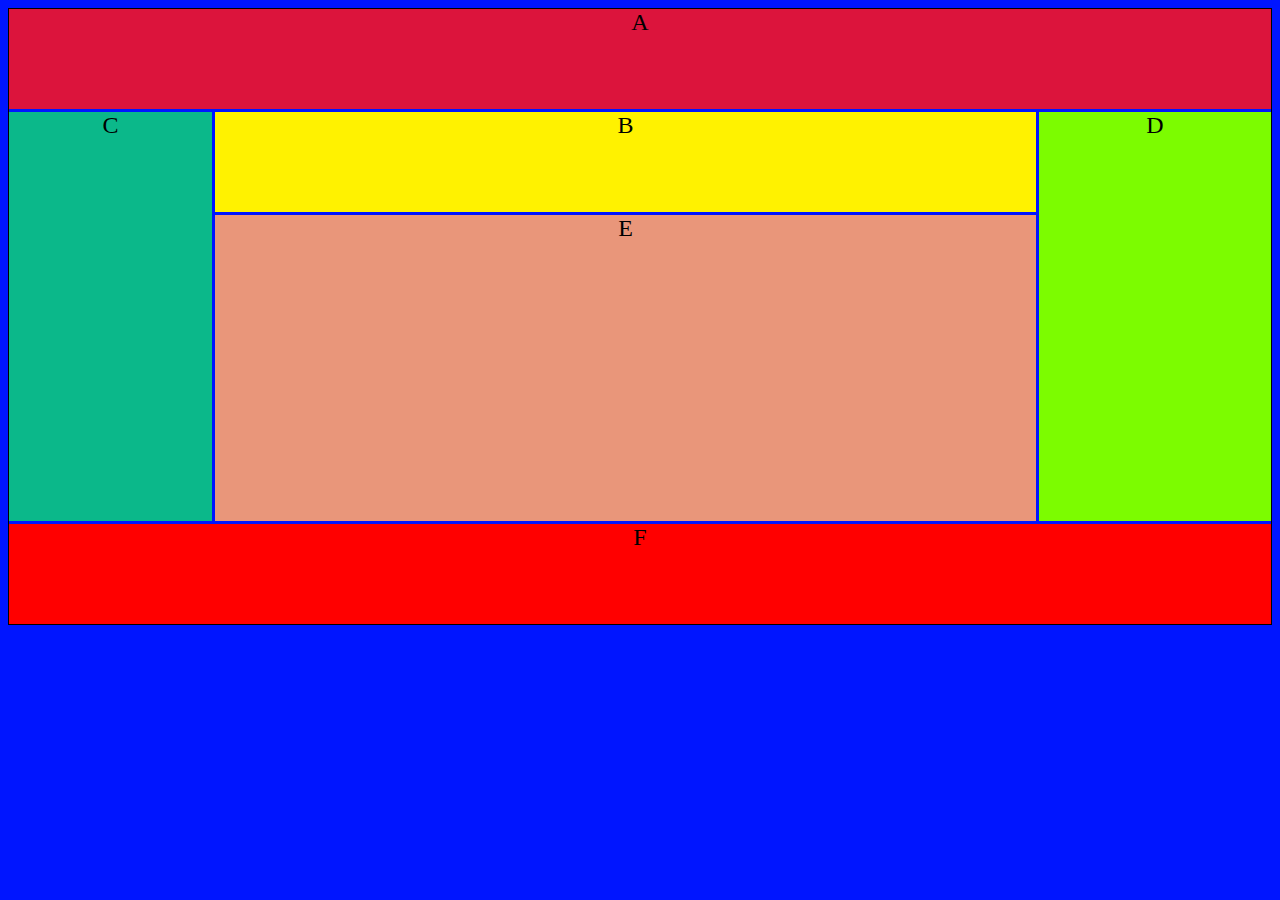
<file: Jour 1/Eval exo 3/index.html>
<!DOCTYPE html>
<html lang="en">
<head>
    <meta charset="UTF-8">
    <meta name="viewport" content="width=device-width, initial-scale=1.0">
    <title>Document</title>
    <link href="stylecss.css" rel="stylesheet">
   
</head>

<body>
  <div class="container">
    <div class="item item-1">A</div>
    <div class="item item-2">B</div>
    <div class="item item-3">C</div>
    <div class="item item-4">D</div>
    <div class="item item-5">E</div>
    <div class="item item-6">F</div>
  </div>  
</body>

</html>
</file>
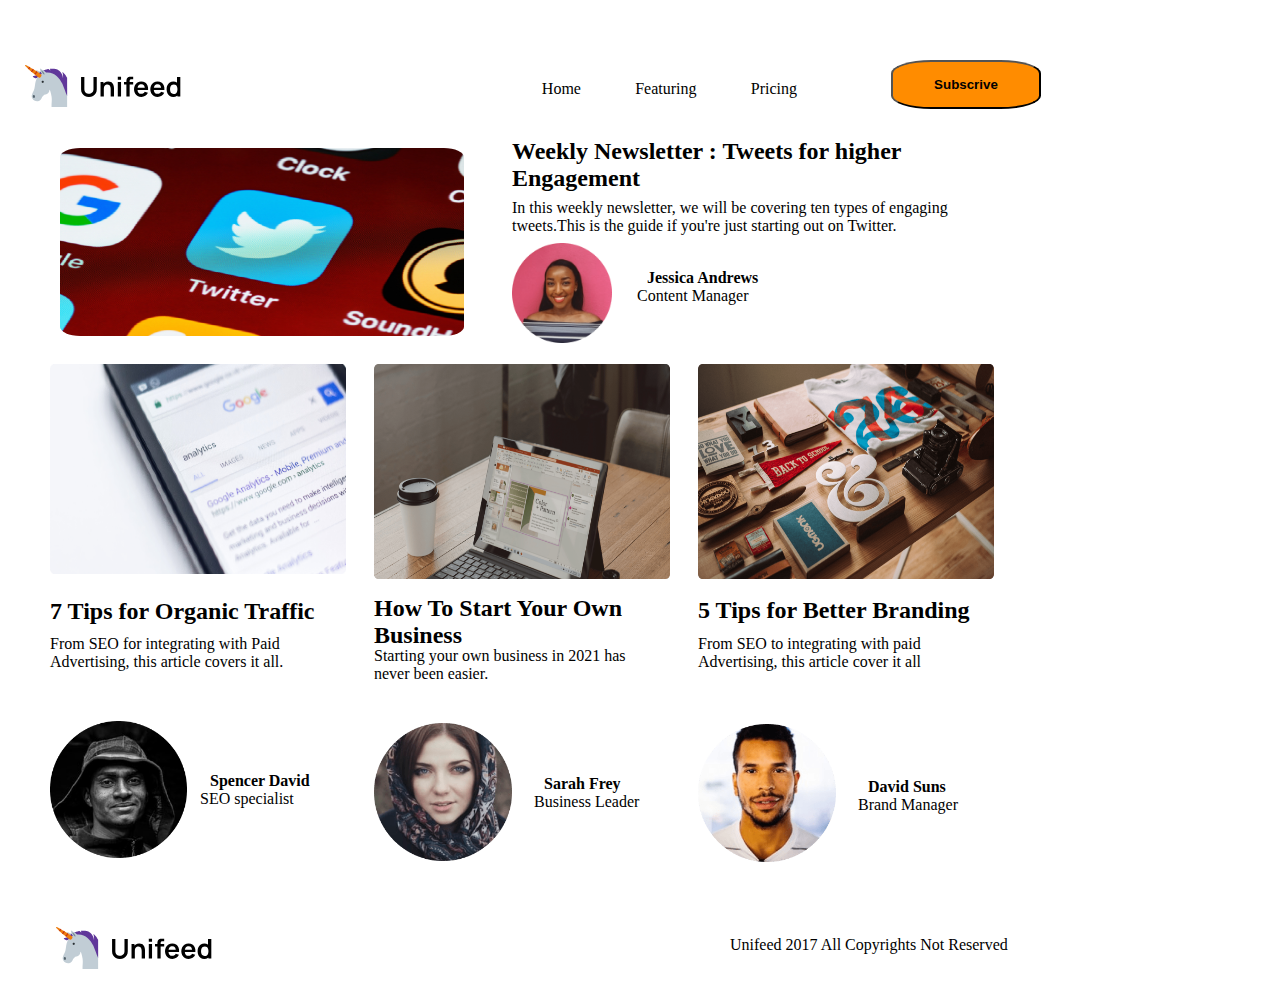
<file: Jour 2/Eval exo 4/index.html>
<!DOCTYPE html>
<html lang="en">
<head>
    <meta charset="UTF-8">
    <meta name="viewport" content="width=device-width, initial-scale=1.0">
    <title>Exo 4</title>
    <link href="style.css" rel="stylesheet">
</head>
<body>

    <div class="container">
        <div class="item item-1">
                <img class="logo" src="./Assets/Logo.svg" alt="Logo">
                <nav>
                     <ul class="navbar">
                        <li><a href=""></a>Home</li>
                        <li><a href=""></a>Featuring</li>
                        <li><a href=""></a>Pricing</li>
                        <li><button class="button" type="button">Subscrive</button></li>
                    </ul>
                </nav>
            
        </div>
        <div class="item item-2">
            <img class="mainimg" src="Assets/Main Article Image.png" alt="Main Article">
        </div>
        <div class="item item-4">
            <h2 class="h1">Weekly Newsletter : Tweets for higher Engagement</h2>
                <p class="texte">In this weekly newsletter, we will be covering ten types 
                of engaging tweets.This is the guide if you're just starting out on Twitter.
                </p>
            <img class="Avatar" src="./Assets/User Avatar.png" alt="Avatar">
            <p class="texte2"><strong>Jessica Andrews</strong><br>Content Manager</p>
        
        </div>
        <div class="item item-5">
            <img class="Avatar1" src="./Assets/Article 1 Image.png" alt="Avatar1">
            <h2>7 Tips for Organic Traffic</h2>
            <p>From SEO for integrating with Paid Advertising, this article covers it all.</p>
            <img class="useravatar1" src="./Assets/User Avatar-1.png" alt="Useravatar1">
            <p class="texte3"><strong>Spencer David</strong><br> SEO specialist</p>
        </div>
        <div class="item item-6">
            <img class="Avatar2" src="./Assets/Article 2 Image.png" alt="Avatar2">
            <h2 class="h2">How To Start Your Own Business</h2>
            <p class="p1">Starting your own business in 2021 has never been easier.</p>
            <img class="useravatar2" src="./Assets/User Avatar-2.png" alt="Useravatar2">
            <p class="texte4"><strong>Sarah Frey</strong><br> Business Leader</p>
        </div>
        <div class="item item-7">
            <img class="Avatar3" src="./Assets/Article 3 Image.png" alt="Avatar3">
            <h2 class="h3">5 Tips for Better Branding</h2>
            <p class="p2">From SEO to integrating with paid Advertising, this article cover it all</p>
            <img class="useravatar3" src="./Assets/User Avatar-3.png" alt="Useravatar3">
            <p class="texte5"><strong>David Suns</strong><br> Brand Manager</p>
        </div>
        <div class="item item-8">
            <img class="logo2" src="./Assets/Logo.svg" alt="Logo 2">
            <p class="p3">Unifeed 2017 All Copyrights Not Reserved</p>
        </div>
    </div>  
    
</body>
</html>
</file>
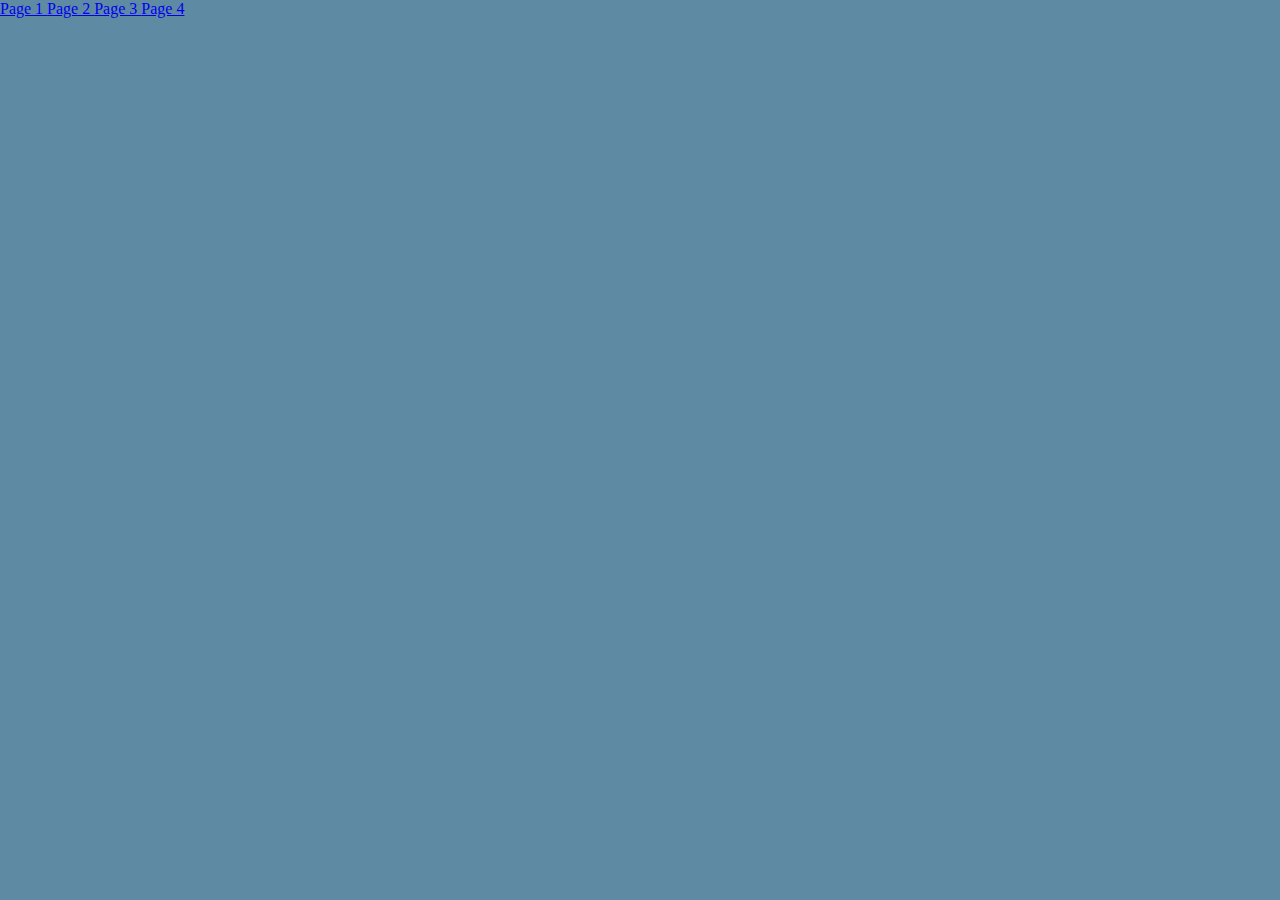
<file: Jour 1/Eval exo 1/eval exo 1.html>
<!DOCTYPE html>
<html lang="en">
<head>
    <meta charset="UTF-8">
    <meta name="viewport" content="width=device-width, initial-scale=1.0">
    <title>Eval exo 1</title>
    <link rel="stylesheet" href="style.css">
</head>
<body>
    
    <a href="Page 1.html"> Page 1 </a>
    <a href="Page 2.html"> Page 2 </a>
    <a href="Page 3.html"> Page 3 </a>
    <a href="Page 4.html"> Page 4 </a>
    
</body>
</html>
</file>
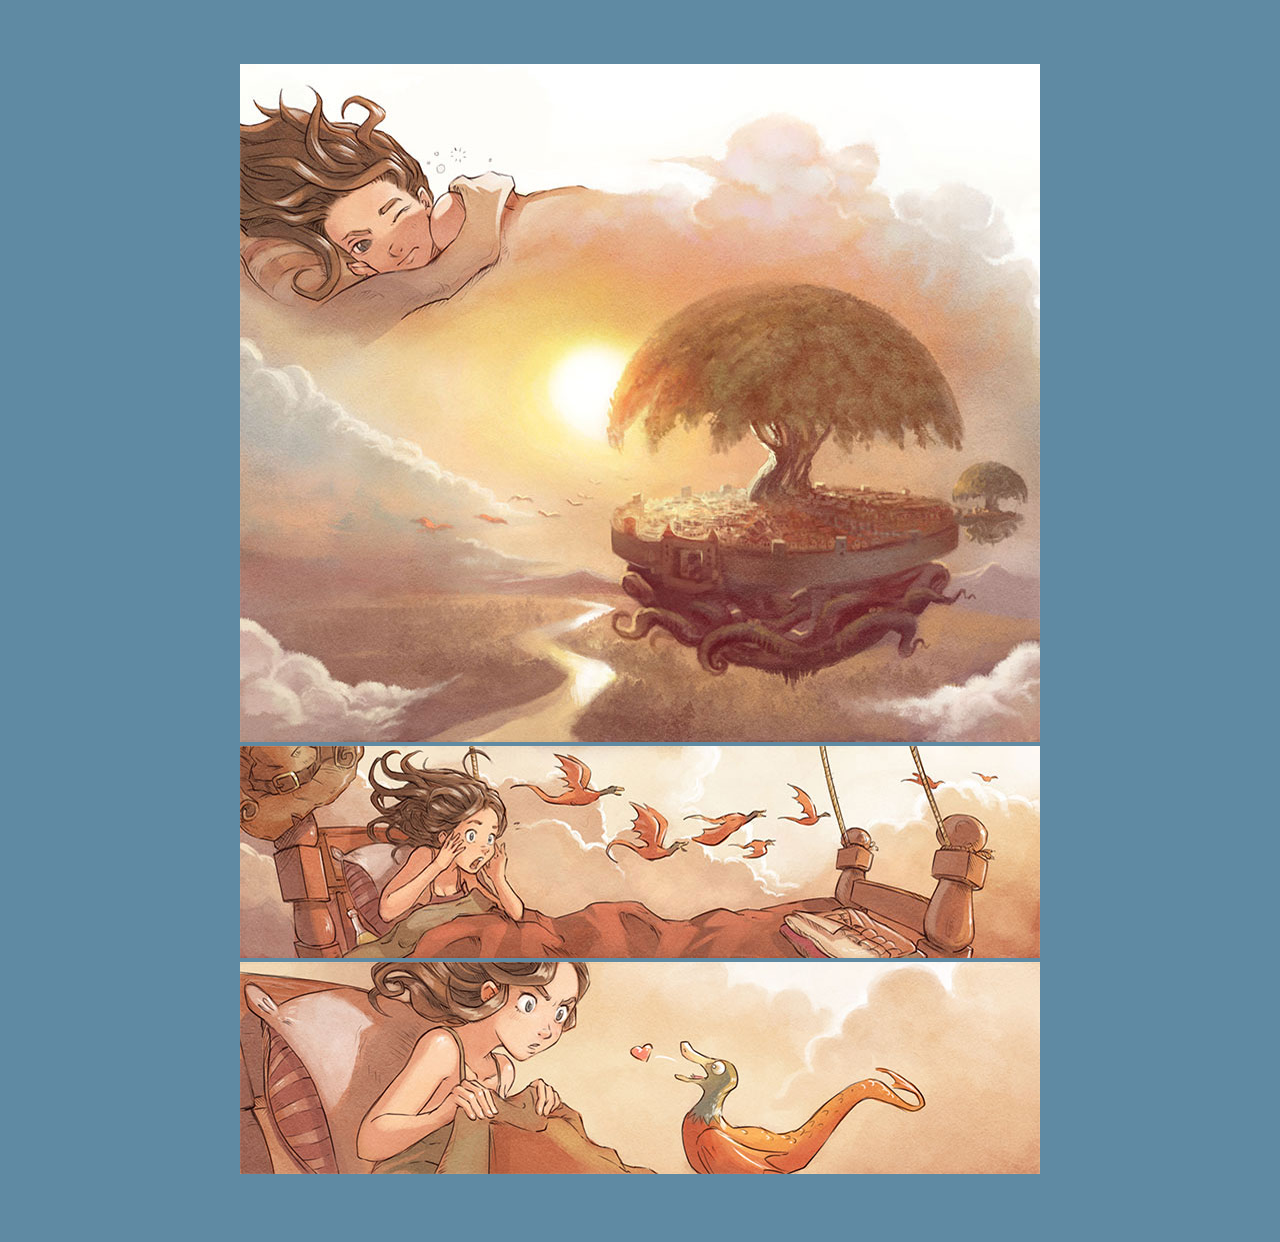
<file: Jour 1/Eval exo 1/Page 1.html>
<!DOCTYPE html>
<html lang="en">
<head>
    <meta charset="UTF-8">
    <meta name="viewport" content="width=device-width, initial-scale=1.0">
    <title>Page1.html</title>
    <link rel="stylesheet" href="style.css">
</head>
<body>
    <section class="page">
        <div class="Image1">
            <img src="asset/Page 1/page01_img01_800x678.jpg" alt="Image 1">
        </div>

        <div class="Image2">
            <img src="asset/Page 1/page01_img02_800x212.jpg" alt="Image 2">
        </div>

        <div class="Image3">
            <img src="asset/Page 1/page01_img03_800x212.jpg" alt="Image 3">
        </div>
    </section>
</body>
</html>
</file>
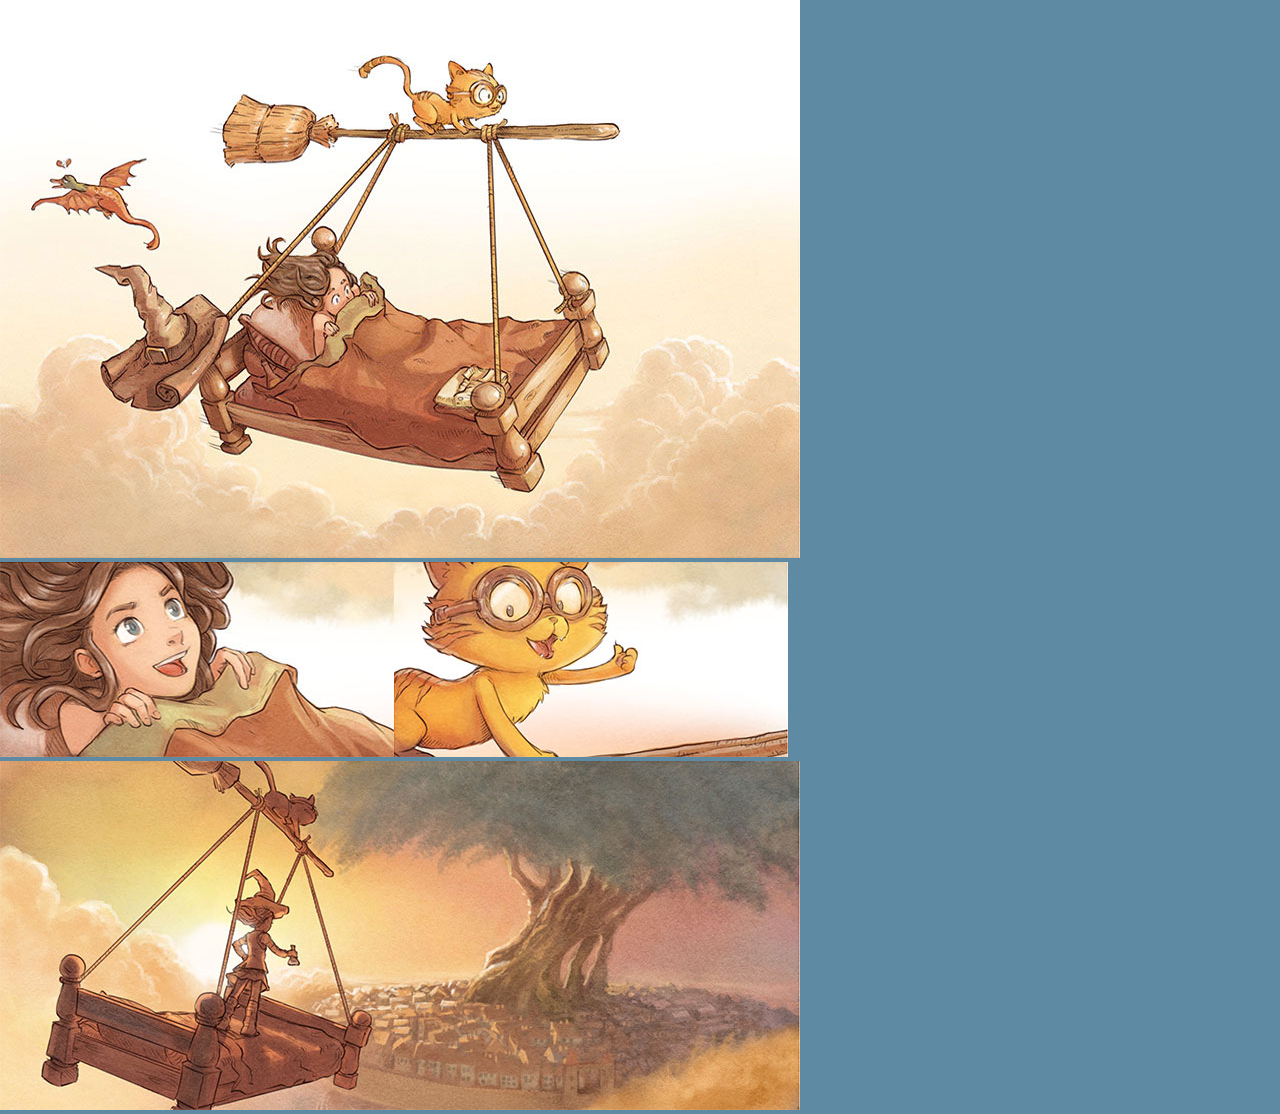
<file: Jour 1/Eval exo 1/Page 2.html>
<!DOCTYPE html>
<html lang="en">
<head>
    <meta charset="UTF-8">
    <meta name="viewport" content="width=device-width, initial-scale=1.0">
    <title>Page2.html</title>
    <link rel="stylesheet" href="style2.css">
</head>
<body>
    <section class="section1">

        <div class="Image1">
            <img src="asset/Page 2/page02_img01_800x558.jpg" alt="Image 1">
        </div>
            <section class="page2">

                <div class="Image2">
                    <img src="asset/Page 2/page02_img02_394x195.jpg" alt="Image 2">
                </div>

                <div class="Image3">
                    <img src="asset/Page 2/page02_img03_394x195.jpg" alt="Image 3">
                </div>

            </section>
        <div class="Image4">
            <img src="asset/Page 2/page02_img04_800x349.jpg" alt="Image 4">
        </div>
    </section>
    
</body>
</html>
</file>
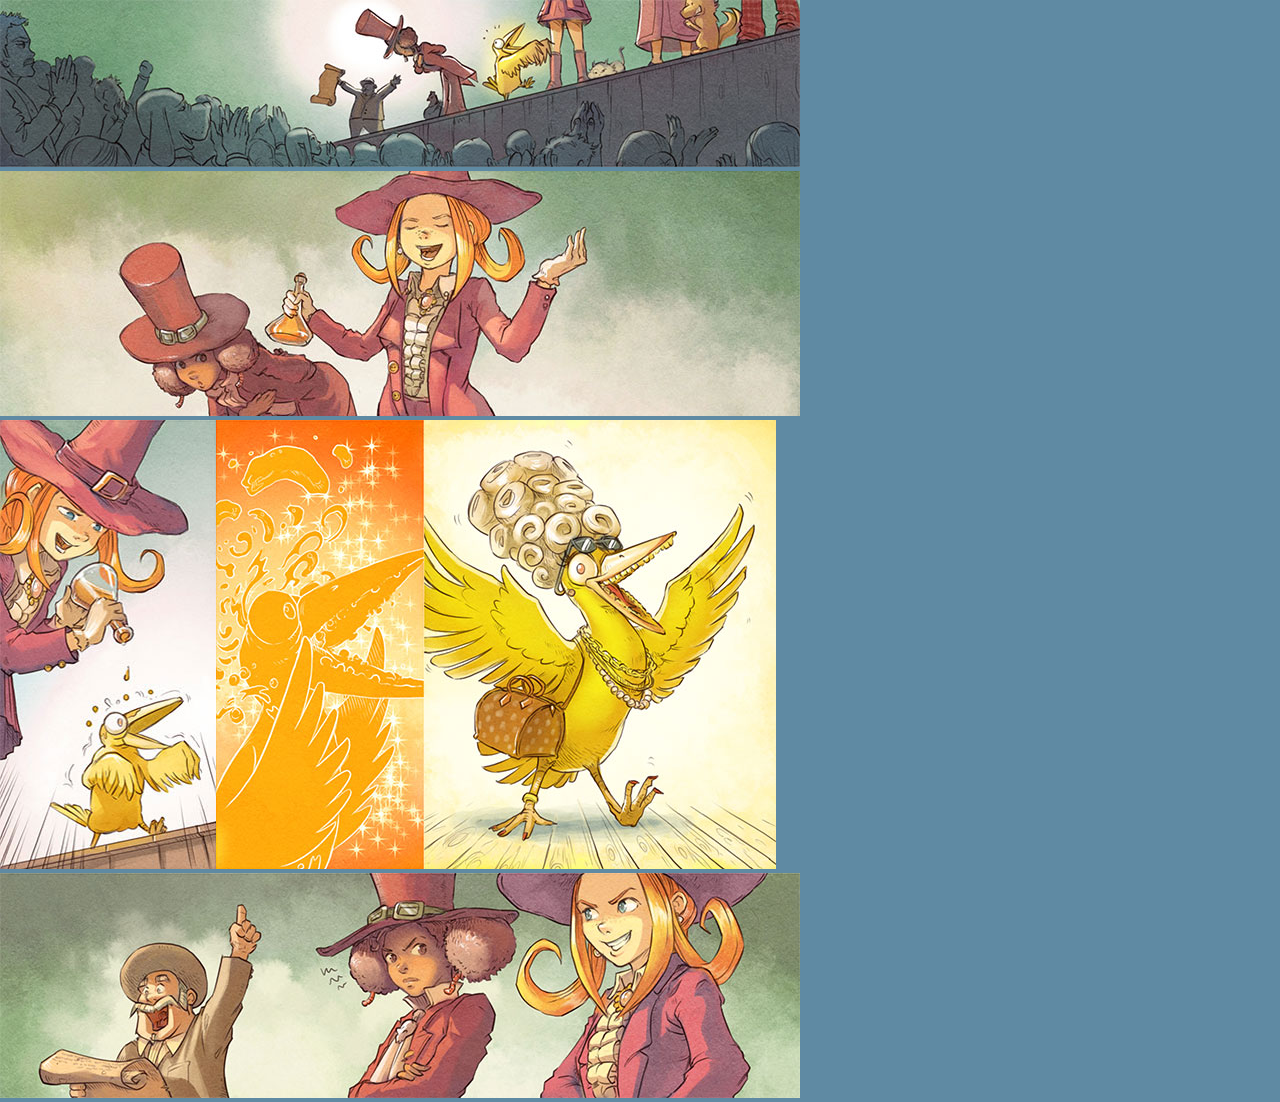
<file: Jour 1/Eval exo 1/Page 3.html>
<!DOCTYPE html>
<html lang="en">
<head>
    <meta charset="UTF-8">
    <meta name="viewport" content="width=device-width, initial-scale=1.0">
    <title>Page3.html</title>
    <link rel="stylesheet" href="style3.css">
</head>
<body>
    <div class="Image1">
        <img src="asset/Page 3/page03_img01_800x167.jpg" alt="Image 1">
    </div>

    <div class="Image2">
        <img src="asset/Page 3/page03_img02_800x245.jpg" alt="Image 2">
    </div>

        <section class="bandeau">
            <div class="Image3">
                <img src="asset/Page 3/page03_img03_216x449.jpg" alt="Image 3">
            </div>
            
            <div class="Image4">
                <img src="asset/Page 3/page03_img04_208x449.jpg" alt="Image 4">
            </div>

            <div class="Image5">
                <img src="asset/Page 3/page03_img05_352x449.jpg" alt="Image 5">
            </div>
        </section>

    <div class="Image6">
        <img src="asset/Page 3/page03_img06_800x225.jpg" alt="Image 6">
    </div>
    
</body>
</html>
</file>
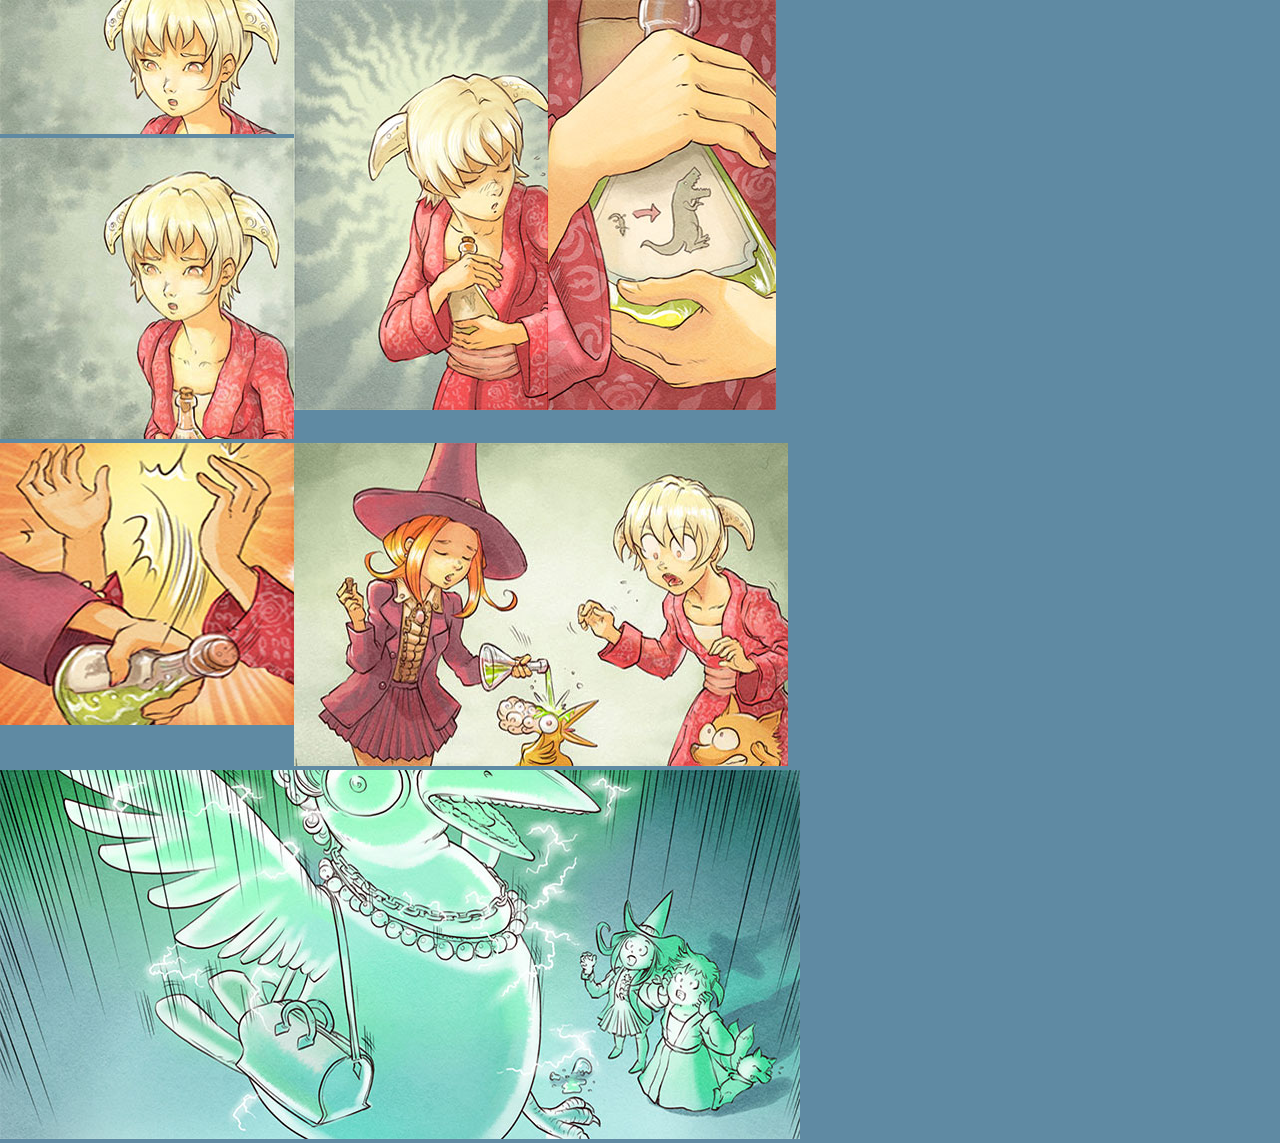
<file: Jour 1/Eval exo 1/Page 4.html>
<!DOCTYPE html>
<html lang="en">
<head>
    <meta charset="UTF-8">
    <meta name="viewport" content="width=device-width, initial-scale=1.0">
    <title>Page4.html</title>
    <link rel="stylesheet" href="style4.css">
</head>
<body>
    <section class="bigbloc">

        <section class="bloc-1">

                <div>
                    <img src="asset/Page 4/page04_img01_294x134.jpg" alt="Image 1">
                </div>

                <div>
                    <img src="asset/Page 4/page04_img02_294x301.jpg" alt="Image 2">
                </div>

        </section>    
       
        <section class="bloc-2">

                <div>
                    <img src="asset/Page 4/page04_img03_254x410.jpg" alt="Image 3">
                </div>

                <div>
                    <img src="asset/Page 4/page04_img04_228x410.jpg" alt="Image 4">
                </div>
                
        </section> 

    </section>

    <section class="bloc-3">

        <div>
            <img src=" asset/Page 4/page04_img05_294x282.jpg" alt="Image 5">
        </div>

        <div>
            <img src="asset/Page 4/page04_img06_494x323.jpg" alt="Image 6">
        </div>

    </section>
    
    <div class="bloc4">
        <img src="asset/Page 4/page04_img07_800x369.jpg" alt="Image 7">
    </div>
    
</body>
</html>
</file>
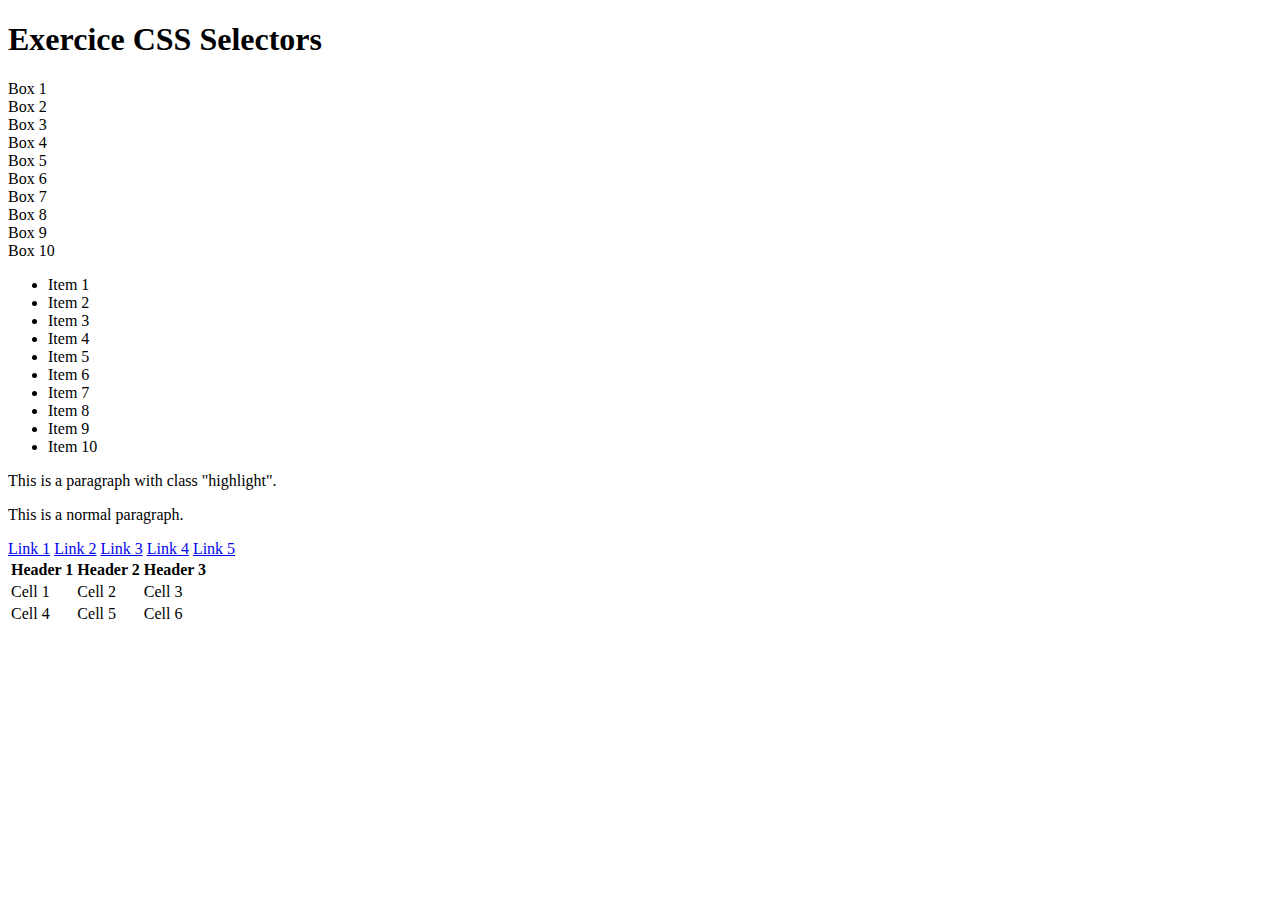
<file: Jour 1/Eval exo 2/page.html>
<!DOCTYPE html>
<html>
<head>
  <title>Exercice CSS Selectors</title>
<link href="Eval exo 2\style.css" alt="stylesheet">
</head>
<body>
  <h1>Exercice CSS Selectors</h1>

  <div id="container">
    <div class="box">Box 1</div>
    <div class="box">Box 2</div>
    <div class="box">Box 3</div>
    <div class="box">Box 4</div>
    <div class="box">Box 5</div>
    <div class="box">Box 6</div>
    <div class="box">Box 7</div>
    <div class="box">Box 8</div>
    <div class="box">Box 9</div>
    <div class="box">Box 10</div>
  </div>

  <ul id="list">
    <li>Item 1</li>
    <li>Item 2</li>
    <li>Item 3</li>
    <li>Item 4</li>
    <li>Item 5</li>
    <li>Item 6</li>
    <li>Item 7</li>
    <li>Item 8</li>
    <li>Item 9</li>
    <li>Item 10</li>
  </ul>

  <p class="highlight">This is a paragraph with class "highlight".</p>
  <p>This is a normal paragraph.</p>

  <a href="https://example.com">Link 1</a>
  <a href="https://example.com">Link 2</a>
  <a href="https://example.com">Link 3</a>
  <a href="https://example.com">Link 4</a>
  <a href="https://example.com">Link 5</a>

  <table>
    <tr>
      <th>Header 1</th>
      <th>Header 2</th>
      <th>Header 3</th>
    </tr>
    <tr>
      <td>Cell 1</td>
      <td>Cell 2</td>
      <td>Cell 3</td>
    </tr>
    <tr>
      <td>Cell 4</td>
      <td>Cell 5</td>
      <td>Cell 6</td>
    </tr>
  </table>
</body>
</html>
</file>
<file: Jour 1/Eval exo 3/stylecss.css>
*{
    background-color: rgb(0, 21, 255);
}

.container {
    display: grid;
    grid-template-rows: 100px 100px 100px 100px 100px 100px;
    grid-template-columns: 100px 100px 100px 100px 100px 100px 100px 100px 100px 100px 100px ;
    grid-gap: 3px;
    border: solid thin;
    text-align: center;
    font-size: 150%;
    
}

.item-1 {
    grid-row: 1/1 ;
    grid-column: 1/13 ;
    background-color: crimson;
    
}

.item-2 {

    grid-row: 2/2 ;
    grid-column: 3/11 ;
    background-color: rgb(255, 242, 0);
}

.item-3 {


    grid-row: 2/6 ;
    grid-column: 1/3 ;
    background-color: rgb(11, 184, 138);
}

.item-4 {

    grid-row: 2/6 ;
    grid-column:11/13 ;
    background-color: lawngreen;
}

.item-5 {

    grid-row: 3/6 ;
    grid-column: 3/11 ;
    background-color: darksalmon;
}

.item-6 {

    grid-row: 6/7 ;
    grid-column: 1/13 ;
    background-color: red;
}

@media screen and (max-width:768px) {
    
    .container { 
        display:block ;
        flex-wrap: nowrap;
        
    
    }
   
    
}
</file>
<file: Jour 2/Eval exo 4/style.css>
* {
    list-style: none;
    margin: 10px 10px;
}
.container {
    display: grid;
    grid-template-rows: 100px 100px 100px 100px 100px 100px 100px 100px 100px ;
    grid-template-columns: 100px 100px 100px 100px 100px 100px 100px 100px 100px 100px 100px 100px 100px 100px 100px ;
    position: relative;
    gap: 8px;
    
}
.item-1 {
    display: flex;
    flex-direction: row;
    justify-content: space-around;
    grid-row: 1/2 ;
    grid-column: 1 /10 ;
}
.item-2 {

    grid-row:2/4 ;
    grid-column:1/5 ;
    
}

.item-4 {

    grid-row:2/4 ;
    grid-column:5/10 ;
    

}
.item-5 {
     
    grid-row:4/8 ;
    grid-column:1/4 ;
    


}
.item-6 {

    grid-row:4/9 ;
    grid-column:4/7 ;
    
}
.item-7 {

    grid-row: 4/9 ;
    grid-column:7/10 ;
    
}
.item-8 {

    grid-row: 9/10 ;
    grid-column: 1/14 ;
}
.navbar {
    display: flex;
    justify-content: space-around;
    position: relative;
    top: 20px;
    right: 35px;


}

.navbar li {
    margin-left: 7%;
}

.button {

    position: relative;
    background-color: darkorange;
    height: 120%;
    width: 150%;
    border-radius: 27%;
    font-weight: 800;
    left: 50px;
    bottom: 30px;
    
}

button:hover {

    background-color: rgb(44, 64, 151);
}
button:active {

    background-color: rgb(37, 187, 17);
}
    
.mainimg {

    position: relative;
    height: 100%;
    width: 100%;
    left: 10px;
    border-radius: 5%;
}  

.logo {
    position: relative;
    right: 110px;
    height: 60%;
    top: 22px;
}
.Avatar {

    position: relative;
    height: 100px;
    top: 18px;
    left: 30px;
}
.h1 {
    position: relative;
    width: 90%;
    height: 6%;
    left: 30px;
    bottom: 10px;
}

.texte {

    position: relative;
    width: 95%;
    left: 30px;
    top: 30px;
}

.texte2 {
    position: relative;
    left: 155px;
    bottom: 80px;

}
.Avatar1 {

    position: relative;
    height: 52%;
    width: 100%;
}

.useravatar1 {

    position: relative;
    height: 34%;
    top: 30px;
}

.texte3 {

    position: relative;
    height: 20%;
    left: 150px;
    bottom: 80px;
}

.Avatar2 {

    position: relative;
    height: 42%;
    width: 100%;
}

.useravatar2 {

    position: relative;
    height: 27%;
}

.texte4 {

    position: relative;
    height: 20%;
    left: 160px;
    bottom: 110px;

}
.h2 {

    position: relative;
    bottom: 8px;
}

.p1 {

    position: relative;
    bottom:20px ;
}

.Avatar3 {

    position: relative;
    height: 42%;
    width: 100%;
}

.useravatar3 {

    position: relative;
    height: 27%;
    bottom: 5px ;
    top: 28px;
}

.texte5 {

    position: relative;
    height: 20%;
    left: 160px;
    bottom: 80px;

}
.h3 {

    position: relative;
    bottom: 6px;
}

.p2 {

    position: relative;
    bottom:5px ;
}

.logo2 {
    position: relative;
    left: 6px;
    height: 60% ;
    top: 20px;
}

.p3 {

    position: relative;
    left: 680px ;
    bottom: 40px;
}
</file>
<file: Jour 1/Eval exo 1/style.css>
* {
    margin: 0;
    padding: 0;
    
    
}

body {
    background-color:rgb(95, 138, 163);
    color: chocolate;
    border-color: whitesmoke;
    align-items: center;

}
.page {
    
    border-color: rgb(233, 233, 236);
    margin: 5% 5%;
    
}

.Image1 {
       
    width: auto;
    text-align: center;
    
}

.Image2 {

    width: auto;
    text-align: center;

}

.Image3 {
    width: auto;
    text-align: center;

}
</file>
<file: Jour 1/Eval exo 1/style2.css>
* {
    margin: 0;
    padding: 0;
    background-color:rgb(95, 138, 163);
    color: chocolate;
    border-color: whitesmoke;    
}
.page2 {
    
    display: flex; 

    border-color: rgb(233, 233, 236);
    
}
</file>
<file: Jour 1/Eval exo 1/style3.css>
* {
    margin: 0;
    padding: 0;
    background-color:rgb(95, 138, 163);
}
body {
    background-color:rgb(95, 138, 163);
    color: chocolate;
    
    
}

.bandeau {

    display: inline-flex;
}
</file>
<file: Jour 1/Eval exo 1/style4.css>
* {
    margin: 0;
    padding: 0;
    
}
body {
    background-color:rgb(95, 138, 163);
    color: chocolate; 
   
    
}



.bigbloc {

    display:flex;
}

.bloc-2 {
    display: flex;
}

.bloc-3 {
    display: flex;
}
.bloc4 img {

    width: auto ;
    height: auto ;

}
</file>
